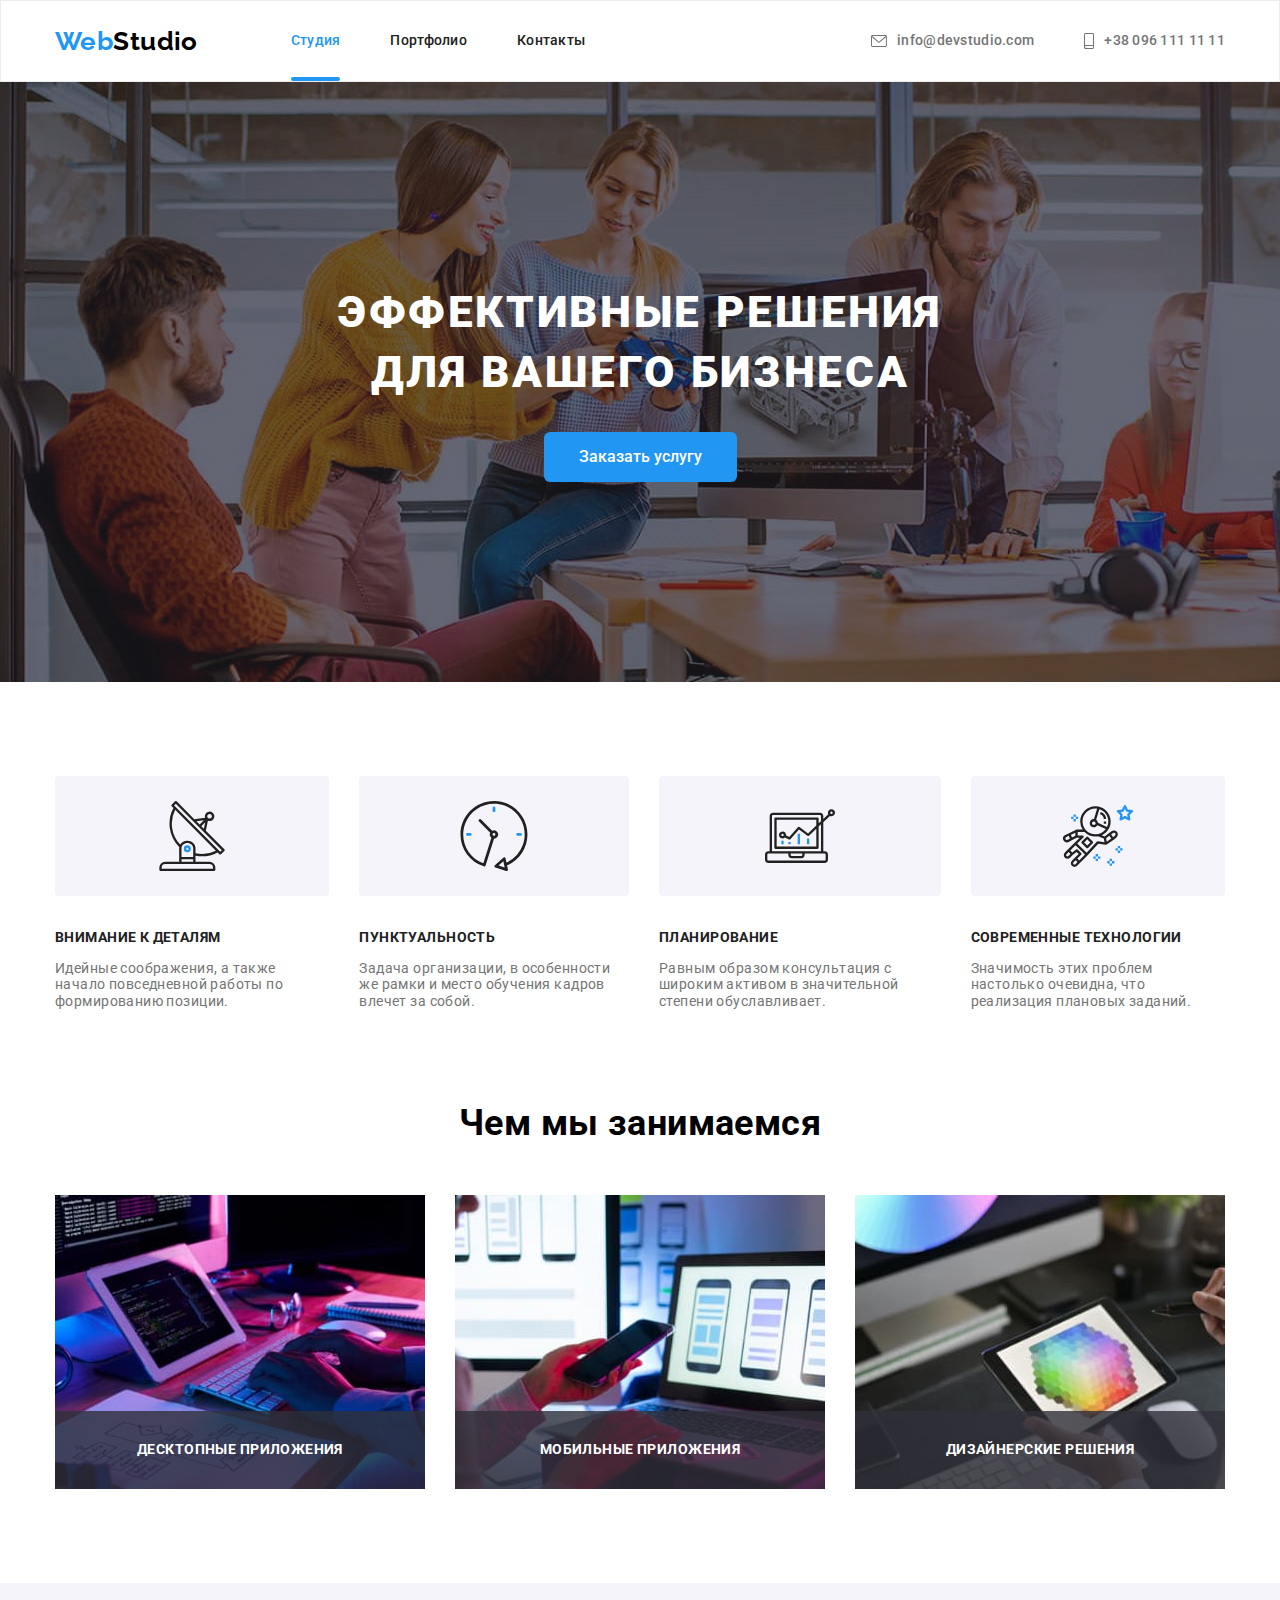
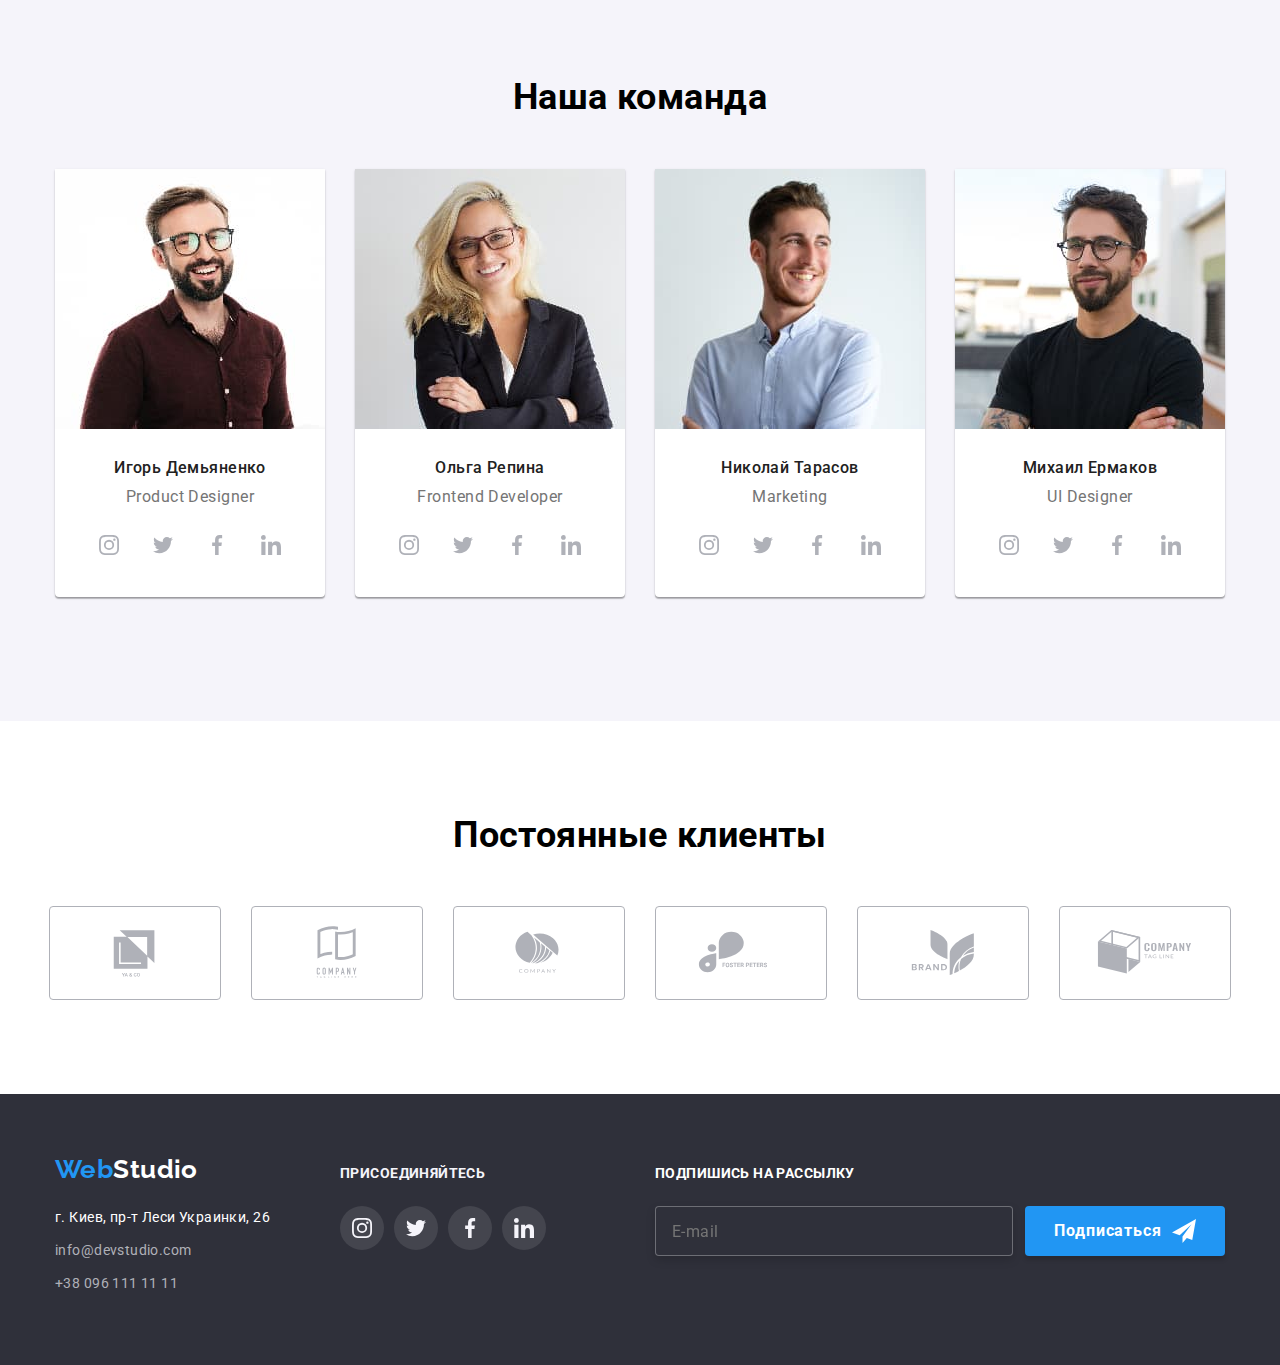
<file: index.html>
<!DOCTYPE html>
<html lang="ru">

<head>
    <meta charset="UTF-8">
    <meta http-equiv="X-UA-Compatible" content="IE=edge">
    <meta name="viewport" content="width=device-width, initial-scale=1.0">
    <title>goit-markup-hw-01</title>
    <!-- Сначала нормализатор -->
    <link rel="stylesheet"
        href="https://cdnjs.cloudflare.com/ajax/libs/modern-normalize/1.0.0/modern-normalize.min.css" />
    <!-- Потом ваши стили -->
    <link rel="preconnect" href="https://fonts.googleapis.com">
    <link rel="preconnect" href="https://fonts.gstatic.com" crossorigin>
    <link
        href="https://fonts.googleapis.com/css2?family=Raleway:wght@700&family=Roboto:wght@400;500;700;900&display=swap"
        rel="stylesheet">
    <link rel="stylesheet" href="./css/stylesheet.css" />
</head>

<body>

    <!-- Шапка сайта -->
    <header class="header">
        <div class="container main-nav">
            <nav class="nav-flex">
                <a href="./index.html" class="link logo">
                    Web<span class="logo-color">Studio</span>
                </a>
    
                <ul class="site-nav">
                    <li class="site-nav-item"><a href="./index.html" class="link site-nav-link current">Студия</a></li>
                    <li class="site-nav-item"><a href="./portfolio.html" class="link site-nav-link">Портфолио</a></li>
                    <li class="site-nav-item"><a href="" class="link site-nav-link">Контакты</a></li>
                </ul>

            </nav>
            <ul class="site-adr">
                <li class="site-adr-item"><a class="link site-adr-link" href="mailto:info@devstudio.com">
                        <svg class="site-adr-icon" width="16" height="12">
                            <use href="images/icons.svg#icon-envelop"></use>
                        </svg>
                        info@devstudio.com
                    </a></li>
                <li class="site-adr-item"><a class="link site-adr-link"
                        href="tel:+380961111111">
                        <svg class="site-adr-icon" width="10" height="16">
                            <use href="images/icons.svg#icon-smartphone"></use>
                        </svg>
                        +38 096 111 11 11
                    </a></li>

            </ul>
        </div>
    </header>
    <main>

        <!-- <div> -->
        <!-- Герой -->

        <section class="hero">
            <div class="container">
                <h1 class="hero-title">ЭФФЕКТИВНЫЕ РЕШЕНИЯ <br>ДЛЯ ВАШЕГО БИЗНЕСА</h1>
                <button data-modal-open type="button" class="button primary">Заказать услугу</button>
            </div>
        </section>
        <div data-modal class="backdrop is-hidden">
            <div class="modal">
                <button data-modal-close type="button" class="pointer backdrop-close-button">
                    <svg class="close-button-icon" width="18" height="18">
                        <use href="images/icons.svg#icon-buttonclose"></use>
                    </svg>
                </button>

                <form class="form">
                    <b class="modal-text">Оставьте свои данные, мы вам перезвоним</b>
                    <ul class="form-list">

                        <li class="form-item">
                            <label class="form-label" for="username">Имя</label>
                            <div class="icon-wrap">
                                <input class="modal-input" type="text" name="username" id="username">
                                <svg class="modal-icon" width="18" height="18">
                                    <use href="images/icons.svg#icon-modal-person"></use>
                                </svg>
                            </div>
                        </li>

                        <li class="form-item">
                            <label class="form-label" for="phone_number">Телефон</label>
                            <div class="icon-wrap">
                                <input class="modal-input" type="tel" name="phone_number" id="phone_number">
                                <svg class="modal-icon" width="18" height="18">
                                    <use href="images/icons.svg#icon-modal-phone"></use>
                                </svg>
                            </div>
                        </li>

                        <li class="form-item">
                            <label class="form-label" for="mail">Почта</label>
                            <div class="icon-wrap">
                                <input class="modal-input" type="email" name="mail" id="mail">
                                <svg class="modal-icon" width="18" height="18">
                                    <use href="images/icons.svg#icon-modal-email"></use>
                                </svg>
                            </div>
                        </li>

                        <li class="form-item">
                            <label class="form-label" for="comments"> Комментарий</label>
                            <textarea class="modal-textarea" placeholder="Введите текст" name="comment" id="comments"
                                rows="10"></textarea>
                        </li>
                    </ul>



                    <div class="eula">
                        <label for="eula" class="eula-field">
                            <input class="modal-checkbox" type="checkbox" name="eula" id="eula">
                            <span class="icon"></span>
                            Соглашаюсь с рассылкой и принимаю <a class="eula-link" href="#">Условия договора</a>
                        </label>
                    </div>

                    <button class="modal-send-button" type="submit">Отправить</button>

                </form>

            </div>

        </div>
        <!-- Характеристики -->

        <section class="section">
            <div class="container">
                <h2 class="visually-hidden">Секция</h2>
                <ul class="characteristics-list list">
                    <li class="out-specs">
                        <div class="icons">
                            <svg class="icons-icon">
                                <use href="images/icons.svg#icon-antenna"></use>
                            </svg>
                        </div>
                        <h3 class="title-sks">Внимание к деталям</h3>
                        <p class="paragraph-sks">Идейные соображения, а также начало повседневной работы по
                            формированию
                            позиции.</p>
                    </li>
                    <li class="out-specs">
                        <div class="icons">
                            <svg class="icons-icon">
                                <use href="images/icons.svg#icon-clock"></use>
                            </svg>
                        </div>
                        <h3 class="title-sks">Пунктуальность</h3>
                        <p class="paragraph-sks">Задача организации, в особенности же рамки и место обучения кадров
                            влечет
                            за собой.</p>
                    </li>
                    <li class="out-specs">
                        <div class="icons">
                            <svg class="icons-icon">
                                <use href="images/icons.svg#icon-diagram"></use>
                            </svg>
                        </div>
                        <h3 class="title-sks">Планирование</h3>
                        <p class="paragraph-sks">Равным образом консультация с широким активом в значительной
                            степени
                            обуславливает.</p>
                    </li>
                    <li class="out-specs">
                        <div class="icons">
                            <svg class="icons-icon">
                                <use href="images/icons.svg#icon-astronaut"></use>
                            </svg>
                        </div>
                        <h3 class="title-sks">Современные технологии</h3>
                        <p class="paragraph-sks">Значимость этих проблем настолько очевидна, что реализация плановых
                            заданий.</p>
                    </li>
                </ul>
            </div>
        </section>


        <!-- Специализация -->
        <section class="section spec-sec">
            <div class="container">
                <h2 class="section-title">Чем мы занимаемся</h2>
                <ul class="specialisation-list list">
                    <li class="spec-item">
                        <img src="./images/box1.jpg" alt="box1" width="370">
                        <h3 class="services-list-title">Десктопные приложения</h3>
                    </li>
                    <li class="spec-item">
                        <img src="./images/img2.jpg" alt="img2" width="370">
                        <h3 class="services-list-title">Мобильные приложения</h3>
                    </li>
                    <li class="spec-item">
                        <img src="./images/img3.jpg" alt="img3" width="370">
                        <h3 class="services-list-title">Дизайнерские решения</h3>
                    </li>
                </ul>
            </div>
        </section>

        <!-- Команда -->

        <section class="section par-sec">
            <div class="container">
                <h2 class="section-title">Наша команда</h2>
                <ul class="team-list list">
                    <li class="team-list-item"><img src="./images/face1.jpg" alt="face1" width="270">
                        <div class="team-list-description">
                            <h3 class="title">Игорь Демьяненко</h3>
                            <p class="paragraph">Product Designer</p>

                            <ul class="team-list-site list">
                                <li class="team-icon-item list">
                                    <a href="#" class="team-list-icon">
                                        <svg class="site-icon" width="20" height="20">
                                            <use href="images/icons.svg#icon-instagram"></use>
                                        </svg>
                                    </a>
                                </li>
                                <li class="team-icon-item list">
                                    <a href="#" class="team-list-icon">
                                        <svg class="site-icon" width="20" height="20">
                                            <use href="images/icons.svg#icon-twitter"></use>
                                        </svg>
                                    </a>
                                </li>
                                <li class="team-icon-item list">
                                    <a href="#" class="team-list-icon">
                                        <svg class="site-icon" width="20" height="20">
                                            <use href="images/icons.svg#icon-facebook"></use>
                                        </svg>
                                    </a>
                                </li>
                                <li class="team-icon-item list">
                                    <a href="#" class="team-list-icon">
                                        <svg class="site-icon" width="20" height="20">
                                            <use href="images/icons.svg#icon-linkedin"></use>
                                        </svg>
                                    </a>
                                </li>

                            </ul>

                        </div>
                    </li>
                    <li class="team-list-item"><img src="./images/face2.jpg" alt="face2" width="270">
                        <div class="team-list-description">
                            <h3 class="title">Ольга Репина</h3>
                            <p class="paragraph">Frontend Developer</p>
                            <ul class="team-list-site list">
                                <li class="team-icon-item list">
                                    <a href="#" class="team-list-icon">
                                        <svg class="site-icon" width="20" height="20">
                                            <use href="images/icons.svg#icon-instagram"></use>
                                        </svg>
                                    </a>
                                </li>
                                <li class="team-icon-item list">
                                    <a href=" #" class="team-list-icon">
                                        <svg class=" site-icon" width="20" height="20">
                                            <use href="images/icons.svg#icon-twitter"></use>
                                        </svg>
                                    </a>
                                </li>
                                <li class="team-icon-item list">
                                    <a href="#" class="team-list-icon">
                                        <svg class="site-icon" width="20" height="20">
                                            <use href="images/icons.svg#icon-facebook"></use>
                                        </svg>
                                    </a>
                                </li>
                                <li class="team-icon-item list">
                                    <a href="#" class="team-list-icon">
                                        <svg class="site-icon" width="20" height="20">
                                            <use href="images/icons.svg#icon-linkedin"></use>
                                        </svg>
                                    </a>
                                </li>

                            </ul>
                        </div>
                    </li>
                    <li class="team-list-item"><img src="./images/face3.jpg" alt="face3" width="270">
                        <div class="team-list-description">
                            <h3 class="title">Николай Тарасов</h3>
                            <p class="paragraph">Marketing</p>
                            <ul class="team-list-site list">
                                <li class="team-icon-item list">
                                    <a href="#" class="team-list-icon">
                                        <svg class="site-icon" width="20" height="20">
                                            <use href="images/icons.svg#icon-instagram"></use>
                                        </svg>
                                    </a>
                                </li>
                                <li class="team-icon-item list">
                                    <a href="#" class="team-list-icon">
                                        <svg class="site-icon" width="20" height="20">
                                            <use href="images/icons.svg#icon-twitter"></use>
                                        </svg>
                                    </a>
                                </li>
                                <li class="team-icon-item list">
                                    <a href=" #" class="team-list-icon">
                                        <svg class=" site-icon" width="20" height="20">
                                            <use href="images/icons.svg#icon-facebook"></use>
                                        </svg>
                                    </a>
                                </li>
                                <li class="team-icon-item list">
                                    <a href="#" class="team-list-icon">
                                        <svg class="site-icon" width="20" height="20">
                                            <use href="images/icons.svg#icon-linkedin"></use>
                                        </svg>
                                    </a>
                                </li>

                            </ul>
                        </div>
                    </li>
                    <li class="team-list-item"><img src="images/face4.jpg" alt="face4" width="270">
                        <div class="team-list-description">
                            <h3 class="title">Михаил Ермаков</h3>
                            <p class="paragraph">UI Designer</p>
                            <ul class="team-list-site list">
                                <li class="team-icon-item list">
                                    <a href="#" class="team-list-icon">
                                        <svg class="site-icon" width="20" height="20">
                                            <use href="images/icons.svg#icon-instagram"></use>
                                        </svg>
                                    </a>
                                </li>
                                <li class="team-icon-item list">
                                    <a href="#" class="team-list-icon">
                                        <svg class="site-icon" width="20" height="20">
                                            <use href="images/icons.svg#icon-twitter"></use>
                                        </svg>
                                    </a>
                                </li>
                                <li class="team-icon-item list">
                                    <a href="#" class="team-list-icon">
                                        <svg class="site-icon" width="20" height="20">
                                            <use href="images/icons.svg#icon-facebook"></use>
                                        </svg>
                                    </a>
                                </li>
                                <li class="team-icon-item list">
                                    <a href="#" class="team-list-icon">
                                        <svg class="site-icon" width="20" height="20">
                                            <use href="images/icons.svg#icon-linkedin"></use>
                                        </svg>
                                    </a>
                                </li>

                            </ul>
                        </div>
                    </li>
                </ul>
            </div>
        </section>

        <!-- </div> -->


        <section class="section">
            <div class="container">
                <h2 class="section-title"> Постоянные клиенты </h2>

                <ul class="client-section-list list">
                    <li class="client-list-item list">
                        <a href="#" class="client-link">
                            <svg class="client-icon" width="106" height="60">
                                <use href="images/icons.svg#icon-Logo1"></use>
                            </svg>
                        </a>
                    </li>
                    <li class="client-list-item list">
                        <a href="#" class="client-link">
                            <svg class="client-icon" width="106" height="60">
                                <use href="images/icons.svg#icon-Logo2"></use>
                            </svg>
                        </a>
                    </li>
                    <li class="client-list-item list">
                        <a href="#" class="client-link">
                            <svg class="client-icon" width="106" height="60">
                                <use href="images/icons.svg#icon-Logo3"></use>
                            </svg>
                        </a>
                    </li>
                    <li class="client-list-item list">
                        <a href="#" class="client-link">
                            <svg class="client-icon" width="106" height="60">
                                <use href="images/icons.svg#icon-Logo4"></use>
                            </svg>
                        </a>
                    </li>
                    <li class="client-list-item list">
                        <a href="#" class="client-link">
                            <svg class="client-icon" width="106" height="60">
                                <use href="images/icons.svg#icon-Logo5"></use>
                            </svg>
                        </a>
                    </li>
                    <li class="client-list-item list">
                        <a href="#" class="client-link">
                            <svg class="client-icon" width="106" height="60">
                                <use href="images/icons.svg#icon-Logo6"></use>
                            </svg>
                        </a>
                    </li>

                </ul>
            </div>

        </section>



    </main><!-- Футер -->
    <footer class="footer">
        <div class="container footer-container">
            <div>
                <a href="/" class="logo link">
                    <span class="other-logo-color">Web</span><span class="logo-second-color">Studio</span>
                </a>
                <address class="address">

                    <ul class="footer-adr list">

                        <li class="footer-item">
                            <p class="footer-address">г. Киев, пр-т Леси Украинки, 26</p>
                        </li>
                        <li class="footer-item"><a class="link address-list-item"
                                href="mailto:info@devstudio.com">info@devstudio.com</a>
                        </li>
                        <li class="footer-item"><a class="link address-list-item" href="tel:+380961111111">+38 096 111
                                11 11</a></li>
                    </ul>
                </address>
            </div>


            <div class="footer-icons">
                <b class="icons-list-name">Присоединяйтесь</b>

                <ul class="footer-icons-list list">

                    <li class="icons-list-item list">
                        <a href="" class="footer-icons-link">
                            <svg class="footer-icon" width="20" height="20">
                                <use href="images/icons.svg#icon-instagram"></use>
                            </svg>
                        </a>

                    </li>

                    <li class="icons-list-item list">
                        <a href="" class="footer-icons-link">
                            <svg class="footer-icon" width="20" height="20">
                                <use href="images/icons.svg#icon-twitter"></use>
                            </svg>
                        </a>

                    </li>
                    <li class="icons-list-item list">
                        <a href="" class="footer-icons-link">
                            <svg class="footer-icon" width="20" height="20">
                                <use href="images/icons.svg#icon-facebook"></use>
                            </svg>
                        </a>

                    </li>
                    <li class="icons-list-item list">
                        <a href="" class="footer-icons-link">
                            <svg class="footer-icon" width="20" height="20">
                                <use href="images/icons.svg#icon-linkedin"></use>
                            </svg>
                        </a>

                    </li>

                </ul>

            </div>
            <div class="footer-input-box">
                <b class="footer-bold-text">подпишись на рассылку</b>
                <form class="footer-form">
                    <input class="footer-input" type="email" name="email" placeholder="E-mail">
                    <button class="footer-submition-button" type="submit">
                        Подписаться
                        <svg class="send-button-icon" width="24" height="24">
                            <use href="images/icons.svg#icon-send">
                            </use>
                        </svg>
                    </button>
                </form>
            </div>

        </div>
    </footer>
    <!-- Вся твоя разметка, включая разметку модалки -->

    <!-- Ставим перед закрывающим тегом body -->
    <script src="js/modal.js"></script>
</body>

</html>
</file>
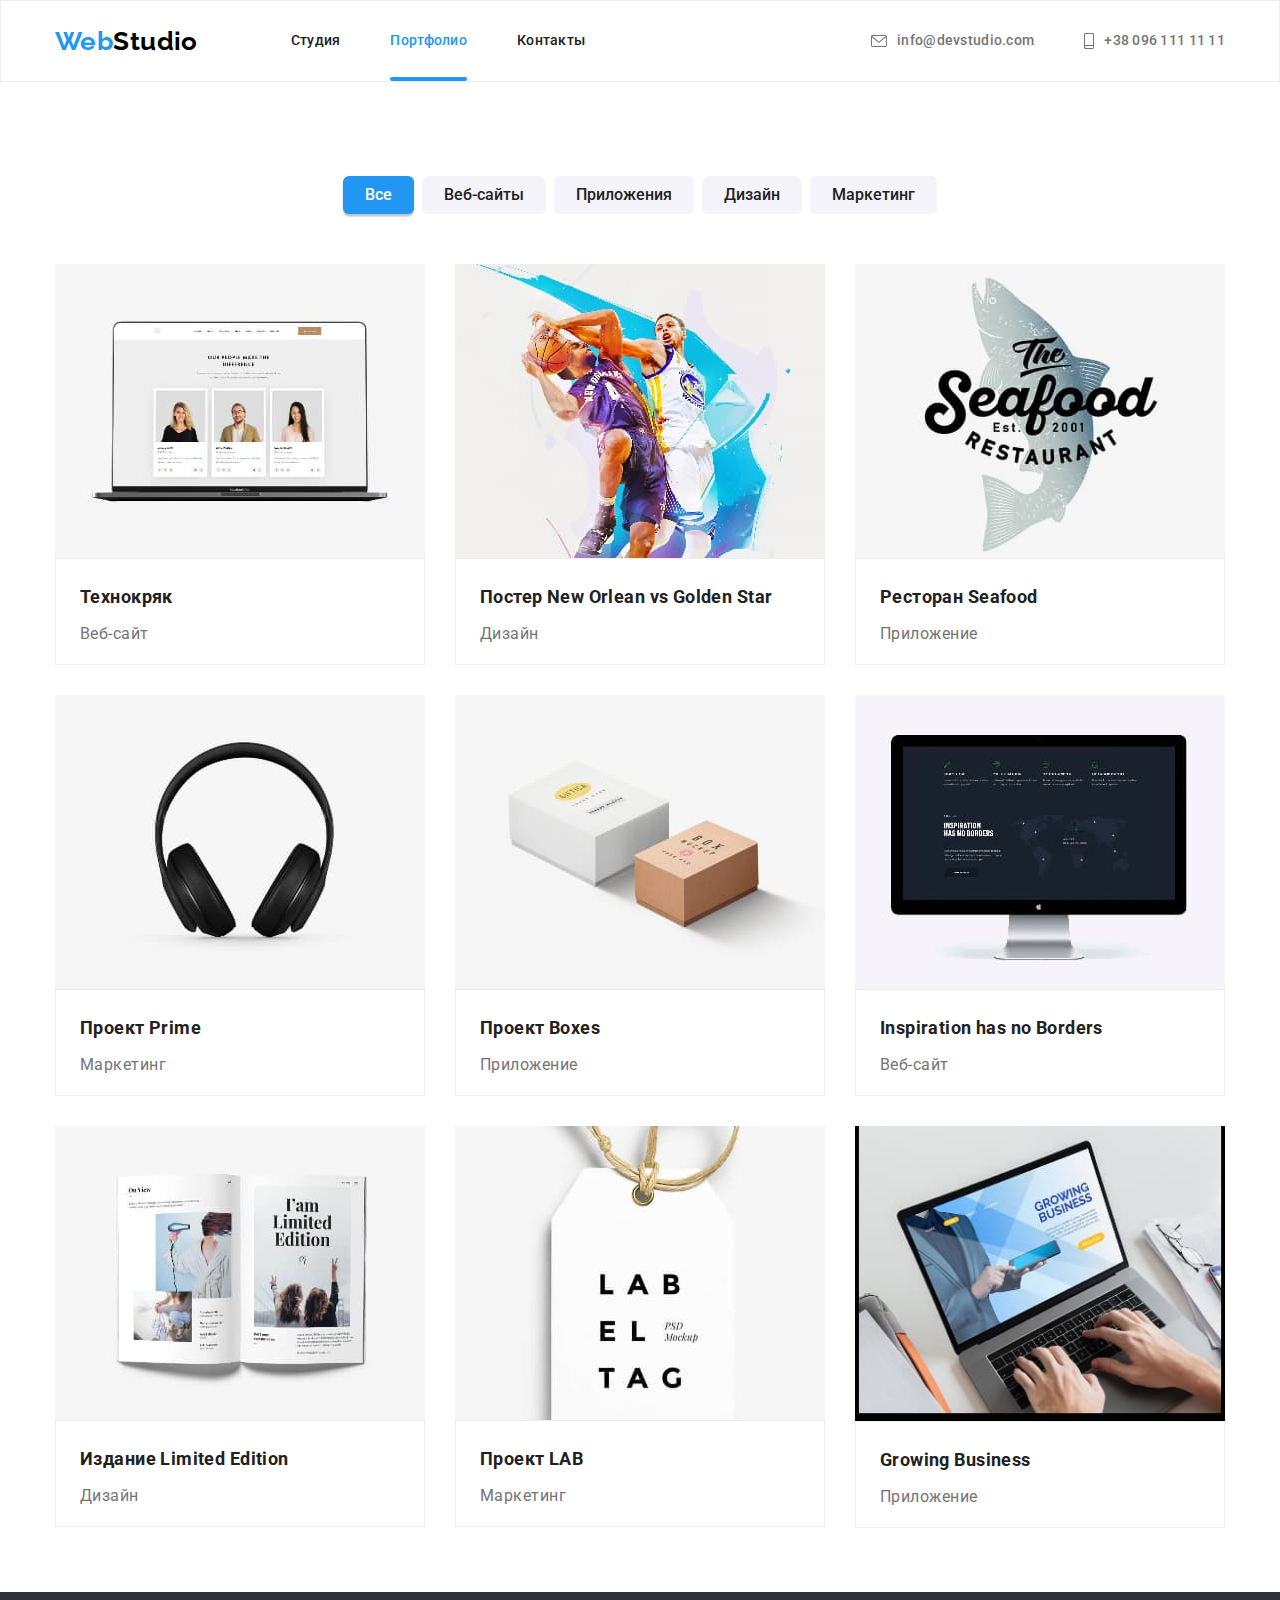
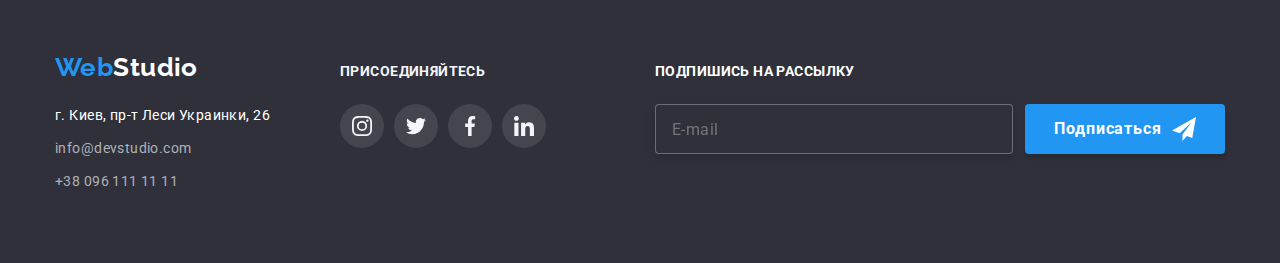
<file: portfolio.html>
<!DOCTYPE html>
<html lang="ru">

<head>
    <meta charset="UTF-8">
    <meta http-equiv="X-UA-Compatible" content="IE=edge">
    <meta name="viewport" content="width=device-width, initial-scale=1.0">
    <title>goit-markup-hw-01</title>
    <!-- Сначала нормализатор -->
    <link rel="stylesheet"
        href="https://cdnjs.cloudflare.com/ajax/libs/modern-normalize/1.0.0/modern-normalize.min.css" />
    <!-- Потом ваши стили -->
    <link rel="preconnect" href="https://fonts.googleapis.com">
    <link rel="preconnect" href="https://fonts.gstatic.com" crossorigin>
    <link
        href="https://fonts.googleapis.com/css2?family=Raleway:wght@700&family=Roboto:wght@400;500;700;900&display=swap"
        rel="stylesheet">
    <link rel="stylesheet" href="./css/stylesheet.css" />
</head>

<body>

    <!-- Шапка сайта -->
    <header class="header">
        <div class="container main-nav">
            <nav class="nav-flex">
                <a href="./index.html" class="link logo">
                    Web<span class="logo-color">Studio</span>
                </a>
    
                <ul class="site-nav">
                    <li class="site-nav-item"><a href="./index.html" 
                            class="link site-nav-link">Студия</a></li>
                    <li class="site-nav-item"><a href="./portfolio.html" 
                            class="link site-nav-link current">Портфолио</a>
                    </li>
                    <li class="site-nav-item"><a href="" class="link site-nav-link">Контакты</a></li>
                </ul>

            </nav>
            <ul class="site-adr">
                <li class="site-adr-item"><a class="link site-adr-link" href="mailto:info@devstudio.com">
                        <svg class="site-adr-icon" width="16" height="12">
                            <use href="images/icons.svg#icon-envelop"></use>
                        </svg>
                        info@devstudio.com
                    </a></li>
                <li class="site-adr-item"><a class="link site-adr-link"
                        href="tel:+380961111111">
                        <svg class="site-adr-icon" width="10" height="16">
                            <use href="images/icons.svg#icon-smartphone"></use>
                        </svg>
                        +38 096 111 11 11
                    </a></li>

            </ul>
        </div>
    </header>
    <main>

        <!-- Кнопки -->
        <section class="section">
            <div class="container">
                <ul class="por-sel list">
                    <li class="por-sel-item"><button type="button" 
                            class="portfolio-navigation button por-nav-cur">Все</button></li>
                    <li class="por-sel-item"><button type="button"
                            class="portfolio-navigation button">Веб-сайты</button></li>
                    <li class="por-sel-item"><button type="button"
                            class="portfolio-navigation button">Приложения</button></li>
                    <li class="por-sel-item"><button type="button" class="portfolio-navigation button">Дизайн</button>
                    </li>
                    <li class="por-sel-item"><button type="button"
                            class="portfolio-navigation button">Маркетинг</button></li>
                </ul>

                <!-- Команда -->

                <ul class="card-set list">
                    <li class="flex-element"><a href="" class="link portfolio-card">
                            <div class="gallery-overlay">
                                <img src="./images/pimg1.jpg" alt="portfolio1" width="370">
                                <p class="overlay-text">
                                    Технокряк это современная площадка распространения коронавируса. Компании используют
                                    эту
                                    платформу для цифрового
                                    шпионажа и атак на защищённые сервера конкурентов.
                                </p>
                            </div>

                            <div class="portfolio-text">
                                <h2 class="title-p">Технокряк</h2>
                                <p class="paragraph-p">Веб-сайт</p>
                            </div>
                        </a>
                    </li>
                    <li class="flex-element"><a href="" class="link portfolio-card">
                            <div class="gallery-overlay"><img src="./images/pimg2.jpg" alt="portfolio2" width="370">
                                <p class="overlay-text">
                                    Технокряк это современная площадка распространения коронавируса. Компании используют
                                    эту
                                    платформу для цифрового
                                    шпионажа и атак на защищённые сервера конкурентов.
                                </p>
                            </div>

                            <div class="portfolio-text">
                                <h2 class="title-p">Постер New Orlean vs Golden Star</h2>
                                <p class="paragraph-p">Дизайн</p>
                            </div>
                        </a>
                    </li>
                    <li class="flex-element"><a href="" class="link portfolio-card">
                            <div class="gallery-overlay"><img src="./images/pimg3.jpg" alt="portfolio2" width="370">
                                <p class="overlay-text">
                                    Технокряк это современная площадка распространения коронавируса. Компании используют
                                    эту
                                    платформу для цифрового
                                    шпионажа и атак на защищённые сервера конкурентов.
                                </p>
                            </div>

                            <div class="portfolio-text">
                                <h2 class="title-p">Ресторан Seafood</h2>
                                <p class="paragraph-p">Приложение</p>
                            </div>
                        </a>
                    </li>
                    <li class="flex-element"><a href="" class="link portfolio-card">
                            <div class="gallery-overlay"><img src="./images/pimg4.jpg" alt="portfolio3" width="370">
                                <p class="overlay-text">
                                    Технокряк это современная площадка распространения коронавируса. Компании используют
                                    эту
                                    платформу для цифрового
                                    шпионажа и атак на защищённые сервера конкурентов.
                                </p>
                            </div>

                            <div class="portfolio-text">
                                <h2 class="title-p">Проект Prime</h2>
                                <p class="paragraph-p">Маркетинг</p>
                            </div>
                        </a>
                    </li>
                    <li class="flex-element"><a href="" class="link portfolio-card">
                            <div class="gallery-overlay"><img src="./images/pimg5.jpg" alt="portfolio4" width="370">
                                <p class="overlay-text">
                                    Технокряк это современная площадка распространения коронавируса. Компании используют
                                    эту
                                    платформу для цифрового
                                    шпионажа и атак на защищённые сервера конкурентов.
                                </p>
                            </div>

                            <div class="portfolio-text">
                                <h2 class="title-p">Проект Boxes</h2>
                                <p class="paragraph-p">Приложение</p>
                            </div>
                        </a>
                    </li>
                    <li class="flex-element"><a href="" class="link portfolio-card">
                            <div class="gallery-overlay"><img src="./images/pimg6.jpg" alt="portfolio5" width="370">
                                <p class="overlay-text">
                                    Технокряк это современная площадка распространения коронавируса. Компании используют
                                    эту
                                    платформу для цифрового
                                    шпионажа и атак на защищённые сервера конкурентов.
                                </p>
                            </div>

                            <div class="portfolio-text">
                                <h2 class="title-p">Inspiration has no Borders</h2>
                                <p class="paragraph-p">Веб-сайт</p>
                            </div>
                        </a>
                    </li>
                    <li class="flex-element"><a href="" class="link portfolio-card">
                            <div class="gallery-overlay"><img src="./images/pimg7.jpg" alt="portfolio6" width="370">
                                <p class="overlay-text">
                                    Технокряк это современная площадка распространения коронавируса. Компании используют
                                    эту
                                    платформу для цифрового
                                    шпионажа и атак на защищённые сервера конкурентов.
                                </p>
                            </div>

                            <div class="portfolio-text">
                                <h2 class="title-p">Издание Limited Edition</h2>
                                <p class="paragraph-p">Дизайн</p>
                            </div>
                        </a>
                    </li>
                    <li class="flex-element"><a href="" class="link portfolio-card">
                            <div class="gallery-overlay"><img src="./images/pimg8.jpg" alt="portfolio7" width="370">
                                <p class="overlay-text">
                                    Технокряк это современная площадка распространения коронавируса. Компании используют
                                    эту
                                    платформу для цифрового
                                    шпионажа и атак на защищённые сервера конкурентов.
                                </p>
                            </div>

                            <div class="portfolio-text">
                                <h2 class="title-p">Проект LAB</h2>
                                <p class="paragraph-p">Маркетинг</p>
                            </div>
                        </a>
                    </li>
                    <li class="flex-element"><a href="" class="link portfolio-card">
                            <div class="gallery-overlay"><img src="./images/pimg9.jpg" alt="portfolio8" width="370">
                                <p class="overlay-text">
                                    Технокряк это современная площадка распространения коронавируса. Компании используют
                                    эту
                                    платформу для цифрового
                                    шпионажа и атак на защищённые сервера конкурентов.
                                </p>
                            </div>

                            <div class="portfolio-text">
                                <h2 class="title-p">Growing Business</h2>
                                <p class="paragraph-p">Приложение</p>
                            </div>
                        </a>
                    </li>
                </ul>
            </div>
        </section>


    </main><!-- Футер -->
    <footer class="footer">
        <div class="container footer-container">
            <div>
                <a href="/" class="logo link">
                    <span class="other-logo-color">Web</span><span class="logo-second-color">Studio</span>
                </a>
                <address class="address">

                    <ul class="footer-adr list">

                        <li class="footer-item">
                            <p class="footer-address">г. Киев, пр-т Леси Украинки, 26</p>
                        </li>
                        <li class="footer-item"><a class="link" href="mailto:info@devstudio.com">info@devstudio.com</a>
                        </li>
                        <li class="footer-item"><a class="link" href="tel:+380961111111">+38 096 111 11 11</a></li>
                    </ul>
                </address>
            </div>


            <div class="footer-icons">
                <b class="icons-list-name">Присоединяйтесь</b>

                <ul class="footer-icons-list">

                    <li class="icons-list-item list">
                        <a href="" class="footer-icons-link">
                            <svg class="footer-icon" width="20" height="20">
                                <use href="images/icons.svg#icon-instagram"></use>
                            </svg>
                        </a>

                    </li>

                    <li class="icons-list-item list">
                        <a href="" class="footer-icons-link">
                            <svg class="footer-icon" width="20" height="20">
                                <use href="images/icons.svg#icon-twitter"></use>
                            </svg>
                        </a>

                    </li>
                    <li class="icons-list-item list">
                        <a href="" class="footer-icons-link">
                            <svg class="footer-icon" width="20" height="20">
                                <use href="images/icons.svg#icon-facebook"></use>
                            </svg>
                        </a>

                    </li>
                    <li class="icons-list-item list">
                        <a href="" class="footer-icons-link">
                            <svg class="footer-icon" width="20" height="20">
                                <use href="images/icons.svg#icon-linkedin"></use>
                            </svg>
                        </a>

                    </li>

                </ul>

            </div>
            <div class="footer-input-box">
                <b class="footer-bold-text">подпишись на рассылку</b>
                <form class="footer-form">
                    <input class="footer-input" type="email" name="email" placeholder="E-mail">
                    <button class="footer-submition-button" type="submit">
                        Подписаться
                        <svg class="send-button-icon" width="24" height="24">
                            <use href="images/icons.svg#icon-send">
                            </use>
                        </svg>
                    </button>
                </form>
            </div>

        </div>
    </footer>
    <!-- Вся твоя разметка, включая разметку модалки -->

    <!-- Ставим перед закрывающим тегом body -->
    <script src="js/modal.js"></script>
</body>

</html>
</file>
<file: css/stylesheet.css>
:root {
  --primary-text-color: #212121;
  --title-text-color: #000000;
  --accent-color: #2196f3;
  --primary-white-color: #ffffff;
  --secondary-text-color: #757575;
  --hero-bakcground: #2f303a;
  --por-sel-background: #f5f4fa;
  --hero-background-color: #2f303a;
  --icons-color: #afb1b8;
  --main-transition: 250ms cubic-bezier(0.4, 0, 0.2, 1);
  --blue-hover: #188ce8;
}
body {
  background-color: var(--primary-white-color);
  color: var(--secondary-text-color);
  font-family: "Roboto", sans-serif;
  line-height: 1.71;
  letter-spacing: 0.03em;
  font-size: 14px;
}
.header {
  /* padding: 25px 0; */
  border: 1px solid #ececec;
}

.spec-item {
  position: relative;
  width: 370;
  margin-right: 30px;
  z-index: 1;
}
.out-specs {
  margin-right: 30px;
}
h1,
h2,
h3,
p {
  padding: 0;
  margin: 0;
}
img {
  max-width: 100%;
  height: auto;
  display: block;
}
ul {
  list-style: none;
  margin: 0;
  padding: 0;
}
.link {
  text-decoration: none;
}
.list {
  list-style: none;
  padding: 0;
  margin: 0;
  /* margin-right: 10px;  */
}
/* Logo */
.logo {
  color: var(--accent-color);
  font-family: "Raleway", sans-serif;
  font-weight: 700;
  font-size: 26px;
  line-height: 1.19;
}

.logo-color {
  color: #000000;
}
.other-logo-color {
  color: var(--accent-color);
}
/* Site nav */
.site-nav {
  display: flex;
  /* align-items: center; */
  margin-left: 93px;
}
.site-nav .item,
.site-adr .item {
  margin-right: 50px;
}
.site-nav .item:last-child,
.site-adr .item:last-child,
.characteristics-list .item:last-child,
.specialisation-list .item:last-child {
  margin-right: 0;
}

/* .site-nav .link {
  color: var(--title-text-color);
  font-weight: 500;
  font-size: 14px;
  line-height: 16px;
  text-decoration: none;
  display: block;
} */

.site-nav .link:hover,
.site-nav .link:focus {
  color: var(--accent-color);
}

.site-nav .link-current {
  color: var(--accent-color);
}
.main-nav,
.nav-flex {
  display: flex;
  align-items: center;
}
/* Site adr */
.site-adr {
  display: flex;
  margin-left: auto;
}

.site-adr-item:not(:last-child) {
  margin-right: 50px;
}
.site-adr-link {
  color: var(--secondary-text-color);
  font-weight: 500;
  line-height: 1.14;
  letter-spacing: 0.02em;
  /* text-decoration: none; */
  transition-property: color;
  transition-duration: 250ms;
  transition-timing-function: cubic-bezier(0.4, 0, 0.2, 1);
  display: flex;
  align-items: center;
}
.site-adr-link:hover,
.site-adr-link:focus {
  color: var(--accent-color);
}
.site-adr-link:hover .site-adr-icon,
.site-adr-link:focus .site-adr-icon {
  fill: var(--accent-color);
}
.site-adr-icon {
  margin-right: 10px;
  fill: var(--secondary-text-color);
  transition-property: fill;
  transition-duration: 250ms;
  transition-timing-function: cubic-bezier(0.4, 0, 0.2, 1);
}
.visually-hidden {
  position: absolute;
  clip: rect(0 0 0 0);
  width: 1px;
  height: 1px;
  margin: -1px;
  padding: 0;
  overflow: hidden;
  border: 0;
}

.site-adr .link-current {
  color: var(--accent-color);
  padding-top: 20px;
  padding-bottom: 20px;
  display: block;
}
/* Header container */
.container {
  width: 1200px;
  margin-left: auto;
  margin-right: auto;
  padding-left: 15px;
  padding-right: 15px;
}
.nav-flex {
  display: flex;
}

.adres-icon {
  margin-right: 10px;
  fill: var(--secondary-text-color);
  transition-property: fill;
  transition-duration: 250ms;
  transition-timing-function: cubic-bezier(0.4, 0, 0.2, 1);
}

.adres-link {
  display: flex;
  align-items: center;
  color: var(--secondary-text-color);
  font-weight: 500;
  line-height: 1.14;
  letter-spacing: 0.02em;
}

/* Hero */
.hero {
  background: var(--hero-background-color);
  text-align: center;
  padding: 200px 0;
  background-image: linear-gradient(
      to right,
      rgba(47, 48, 58, 0.4),
      rgba(47, 48, 58, 0.4)
    ),
    url(../images/hero.jpg);
  max-width: 1600px;
  margin-left: auto;
  margin-right: auto;
}

.hero-title {
  color: var(--primary-white-color);
  font-weight: 900;
  font-size: 44px;
  line-height: 60px;
  text-align: center;
  margin-bottom: 30px;
  letter-spacing: 0.06em;
}
.icons {
  display: flex;
  justify-content: center;
  background-color: #f5f4fa;
  border-radius: 4px;
  padding: 25px 0;
}

.icons-icon {
  width: 70px;
  height: 70px;
}
.team-icon-item:not(:last-child) {
  margin-right: 10px;
}
.team-list-site {
  display: flex;
  justify-content: center;
  margin-top: 16px;
}
.team-list-icon {
  display: flex;
  justify-content: center;

  align-items: center;
  width: 44px;
  height: 44px;
  border-radius: 50%;
  background-color: var(--primary-white-color);
  transition-property: background-color;
  transition-duration: 250ms;
  transition-timing-function: cubic-bezier(0.4, 0, 0.2, 1);
}
.team-list-icon:hover,
.team-list-icon:focus {
  background-color: var(--accent-color);
}
.team-list-icon:hover .site-icon,
.team-list-icon:focus .site-icon {
  fill: var(--primary-white-color);
}
.site-icon {
  fill: var(--icons-color);
  transition-property: fill;
  transition-duration: 250ms;
  transition-timing-function: cubic-bezier(0.4, 0, 0.2, 1);
}
/* Section */
.section {
  padding-top: 94px;
  padding-bottom: 94px;
}
.spec-sec {
  padding-top: 0;
}
.par-sec {
  background-color: var(--por-sel-background);
}
.section-title {
  color: var(--title-text-color);
  font-weight: bold;
  font-size: 36px;
  line-height: 1.16;
  text-align: center;
  margin-bottom: 50px;
}

/* characteristics (features) */
/* Examples (work)*/

.characteristics-list {
  display: flex;
  margin-right: -30px;
}
/*Чем мы занимаемся*/
/*Наша команда*/
.specialisation-list,
.team-list {
  display: flex;
  align-items: center;
  flex-wrap: wrap;
  margin-right: -30px;
  /* margin-bottom: -30px; */
}
.characteristics-list .title,
.specialisation-list .title {
  color: var(--title-text-color);
  font-weight: bold;
  font-size: 14px;
  line-height: 1.14;
  text-transform: uppercase;
}

.characteristics-list .link {
  color: var(--accent-color);
  font-size: 16px;
  line-height: 19px;
  text-align: center;
  letter-spacing: 0.03em;
  color: var(--primary-text-color);
}

.team-list-item {
  background: var(--primary-white-color);
  border-radius: 0px 0px 4px 4px;
  box-shadow: 0px 1px 3px rgb(0 0 0 / 12%), 0px 1px 1px rgb(0 0 0 / 14%),
    0px 2px 1px rgb(0 0 0 / 20%);
  flex-basis: calc(100% / 4 - 30px);
  margin-right: 30px;
  margin-bottom: 30px;
}
.team-list-description {
  padding: 30px 0;
}

/* Title */
.title {
  color: var(--primary-text-color);
  font-weight: 500;
  font-size: 16px;
  line-height: 1.18;
  text-align: center;
  margin-bottom: 10px;
}
.title-sks {
  color: var(--primary-text-color);
  font-weight: 700;
  font-size: 14px;
  line-height: 1.7;
  margin-bottom: 10px;
  text-transform: uppercase;
  margin-top: 30px;
}
.paragraph-sks {
  font-size: 14px;
  line-height: 1.18;
  letter-spacing: 0.03em;
  color: var(--secondary-text-color);
}
.title-p {
  color: var(--primary-text-color);
  font-weight: 700;
  font-size: 18px;
  line-height: 2;
  margin-bottom: 10px;
}
.paragraph-p {
  font-size: 16px;
  line-height: 1.18;
  letter-spacing: 0.03em;
  color: var(--secondary-text-color);
}
/* Paragraph */
.paragraph {
  font-size: 16px;
  line-height: 1.18;
  letter-spacing: 0.03em;
  color: var(--secondary-text-color);
  text-align: center;
}
/* Button */

.button {
  color: var(--title-text-color);
  background-color: var(--primary-white-color);
  font-size: 16px;
  font-weight: 500;
  line-height: 26px;
  text-decoration: none;
  cursor: pointer;
  border-radius: 6px;
  padding: 11px 34px;
  display: inline-block;
}
.button.primary {
  color: var(--primary-white-color);
  background-color: var(--accent-color);
  border: none;
  border: 1px solid transparent;
}

.button.secondary {
  color: var(--primary-text-color);
  background-color: var(--por-sel-background);
  border: none;
  border: 1px solid transparent;
}
/* address */
.address {
  font-style: normal;
  color: var(--primary-white-color);
  margin-top: 20px;
}
.address-list-item {
  color: var(--secondary-text-color);
}

.address-list-item:hover,
.address-list-item:focus {
  color: var(--accent-color);
}
.footer-item {
  margin-bottom: 9px;
}

/* por-sel */

.por-sel {
  display: flex;
  margin-bottom: 50px;
  justify-content: center;
}
.por-sel-item:not(:last-child) {
  margin-right: 8px;
}
.por-sel .link {
  color: var(--primary-white-color);
  font-weight: 500;
  font-size: 14px;
  line-height: 16px;
  text-decoration: none;
}
.por-sel .link:hover,
.por-sel .link:focus {
  color: var(--accent-color);
}

.por-sel .link-current {
  color: var(--accent-color);
}

.portfolio-navigation {
  border: transparent;
  color: var(--primary-text-color);
  background-color: var(--por-sel-background);
  padding: 6px 22px;
  transition-property: background-color, color, box-shadow, border-radius;
  transition-duration: 250ms;
  transition-timing-function: cubic-bezier(0.4, 0, 0.2, 1);
}

.portfolio-navigation:hover,
.portfolio-navigation:focus,
.por-nav-cur {
  background-color: var(--accent-color);
  color: var(--primary-white-color);
  box-shadow: 0px 3px 1px rgba(0, 0, 0, 0.1), 0px 1px 2px rgba(0, 0, 0, 0.08),
    0px 2px 2px rgba(0, 0, 0, 0.12);
}

.card-set {
  display: flex;
  flex-wrap: wrap;

  margin-right: -30px;
  margin-bottom: -30px;
}
.portfolio-card {
  display: block;
  transition-property: box-shadow;
  transition-duration: 250ms;
  transition-timing-function: cubic-bezier(0.4, 0, 0.2, 1);
}

.portfolio-card:hover,
.portfolio-card:focus {
  box-shadow: 0px 1px 1px rgba(0, 0, 0, 0.12), 0px 4px 4px rgba(0, 0, 0, 0.06),
    1px 4px 6px rgba(0, 0, 0, 0.16);
}
.portfolio-card:hover .overlay-text,
.portfolio-card:focus .overlay-text {
  opacity: 1;
  transform: translatey(0%);
}
.portfolio-text {
  padding: 20px 24px;
  border: 1px solid #eeeeee;
}
.flex-container {
  display: flex;
  flex-wrap: wrap;
  margin: -15px;
}
.flex-element {
  width: calc(100% / 3 - 30px);
  margin-right: 30px;
  margin-bottom: 30px;
}
.flex-element:nth-child(3n) {
  margin-right: 0;
}
.flex-element:nth-last-child(-n + 3) {
  margin-bottom: 0;
}
.client-section-list {
  display: flex;
  justify-content: center;
  align-items: center;
}
.client-list-item:not(:last-child) {
  margin-right: 30px;
}
.client-link {
  border: 1px solid #afb1b8;
  border-radius: 4px;
  padding: 16px 32px;
  display: flex;
  align-items: center;
  justify-content: center;
  transition-property: border-color;
  transition-duration: 250ms;
  transition-timing-function: cubic-bezier(0.4, 0, 0.2, 1);
}
.client-icon {
  fill: var(--icons-color);
  transition-property: fill;
  transition-duration: 250ms;
  transition-timing-function: cubic-bezier(0.4, 0, 0.2, 1);
}
.client-link:hover,
.client-link:focus {
  border-color: var(--accent-color);
}

.client-link:hover .client-icon,
.client-link:focus .client-icon {
  fill: var(--accent-color);
}
/* footer adr */
.footer-adr .link {
  color: var(--icons-color);
  font-size: 14px;
  line-height: 1.71;
  letter-spacing: 0.03em;
  text-decoration: none;
}
.footer {
  background: var(--hero-bakcground);
  padding-top: 60px;
  padding-bottom: 60px;
}
.footer-container {
  display: flex;
  align-items: baseline;
}
.footer-icons {
  margin-left: 70px;
}
.icons-list-name {
  color: var(--por-sel-background);
  text-transform: uppercase;
}
.footer-icons-list {
  display: flex;
  margin-top: 20px;
  margin-right: -10px;
}
.footer-icon {
  fill: var(--por-sel-background);
}
.footer-icons-link {
  display: flex;
  justify-content: center;
  align-items: center;
  width: 44px;
  height: 44px;
  background-color: #ffffff1a;
  border-radius: 50%;
  margin-right: 10px;
  transition-property: background-color;
  transition-duration: 250ms;
  transition-timing-function: cubic-bezier(0.4, 0, 0.2, 1);
}
.footer-icons-link:hover,
.footer-icons-link:focus {
  background-color: var(--accent-color);
}
.footer-adr .link-current {
  color: var(--accent-color);
}
/* .logo-color {
  color: var(--accent-color);
} */
.logo-second-color {
  color: var(--primary-white-color);
}
.gallery-overlay {
  position: relative;
  overflow: hidden;
}
.overlay-text {
  position: absolute;
  top: 0;
  left: 0;
  width: 100%;
  height: 100%;
  padding: 63px 24px;

  font-size: 18px;
  line-height: 1.56;

  background-color: #2196f3e6;
  /* border: 1px solid #000000; */
  color: var(--primary-white-color);

  transform: translatey(100%);
  transition: transform 250ms cubic-bezier(0.4, 0, 0.2, 1);
}
.services-list-title {
  position: absolute;
  bottom: 0;
  left: 0;
  width: 100%;
  padding-top: 27px;
  padding-bottom: 27px;

  font-size: inherit;
  font-weight: bold;
  text-align: center;
  text-transform: uppercase;
  color: var(--primary-white-color);
  background-color: rgba(47, 48, 58, 0.8);
}
.modal {
  position: absolute;
  top: 50%;
  left: 50%;
  transform: translate(-50%, -50%) scale(1);
  transition: 250ms cubic-bezier(0.4, 0, 0.2, 1);

  min-height: 581px;
  min-width: 528px;

  background-color: var(--primary-white-color);
  box-shadow: 0px 1px 3px rgba(0, 0, 0, 0.12), 0px 1px 1px rgba(0, 0, 0, 0.14),
    0px 2px 1px rgba(0, 0, 0, 0.2);
  border-radius: 4px;
}
.backdrop {
  position: fixed;
  top: 0;
  left: 0;
  width: 100%;
  height: 100%;
  background-color: #0000001a;

  transition: opacity 250ms cubic-bezier(0.4, 0, 0.2, 1);
  z-index: 2;
}
.is-hidden {
  opacity: 0;
  pointer-events: none;
  visibility: hidden;
}

.is-hidden .modal {
  transform: translate(-50%, -50%) scale(0.7);
}

.pointer {
  cursor: pointer;
}

.backdrop-close-button {
  position: absolute;
  top: 8px;
  right: 8px;
  /* margin-top: 8px;
  margin-right: 8px;
  background-repeat: no-repeat; */
  width: 30px;
  height: 30px;

  background-color: transparent;
  border-radius: 50%;
  /* border-color: #0000001a; */
  border: 1px solid rgba(0, 0, 0, 0.1);

}
.close-button-icon {
  transform: translate(-10%, 10%);
    transition-property: fill;
  transition-duration: 250ms;
  transition-timing-function: cubic-bezier(0.4, 0, 0.2, 1);
}
/* .backdrop-close-button::before {
  content: "";
  display: inline-block;
  width: 18px;
  height: 18px;
  transform: translate(-10%, 10%);
  background-image: url("../images/close-button.svg");
} */
.backdrop-close-button:hover .close-button-icon {
  fill: var(--accent-color);
}
.current::after {
  position: absolute;
  content: "";
  bottom: 0;
  left: 0;
  width: 100%;
  height: 4px;
  background-color: var(--accent-color);
  border-radius: 2px;
}
.site-nav-link {
  display: block;
  padding-top: 32px;
  padding-bottom: 32px;

  color: var(--primary-text-color);
  font-weight: 500;
  line-height: 1.14;
  letter-spacing: 0.02em;

  transition-property: color;
  transition-duration: 250ms;
  transition-timing-function: cubic-bezier(0.4, 0, 0.2, 1);
}
.site-nav-link:hover,
.site-nav-link:focus,
.current {
  color: var(--accent-color);
}
.site-nav-item {
  position: relative;
}

.site-nav-item + .site-nav-item {
  margin-left: 50px;
}
.footer-input-box {
  margin-left: auto;
}
.footer-bold-text {
  display: inline-block;
  color: var(--primary-white-color);
  text-transform: uppercase;
  margin-bottom: 20px;
}
.footer-form {
  display: flex;
}
.footer-input {
  width: 358px;
  height: 50px;
  padding-left: 16px;

  font-size: 16px;
  line-height: 1.25;
  letter-spacing: inherit;

  color: var(--primary-white-color);
  background-color: var(--hero-background-color);
  border: 1px solid rgba(255, 255, 255, 0.3);
  filter: drop-shadow(0px 4px 4px rgba(0, 0, 0, 0.15));
  border-radius: 4px;
}
.footer-submition-button {
  display: flex;
  justify-content: center;
  align-items: center;
  width: 200px;
  height: 50px;

  font-weight: 700;
  font-size: 16px;
  line-height: 1.87;
  letter-spacing: 0.06em;

  margin-left: 12px;

  background-color: var(--accent-color);
  color: var(--primary-white-color);
  box-shadow: 0px 4px 4px rgba(0, 0, 0, 0.15);
  border-radius: 4px;
  border-color: transparent;

  cursor: pointer;

  transition-property: background-color;
  transition-duration: 250ms;
  transition-timing-function: cubic-bezier(0.4, 0, 0.2, 1);
}
.send-button-icon {
  fill: var(--primary-white-color);
  margin-left: 10px;
}
.form {
  padding: 40px;
}
.modal-text {
  display: inline-block;
  font-size: 20px;
  line-height: 1.15;
  margin-bottom: 12px;
  /* margin-top: 40px; */

  color: var(--primary-text-color);
}
.form-list {
  margin-bottom: 20px;
}
.form-item {
  display: flex;
  flex-direction: column;

}
.form-item:not(:last-child) {
  margin-bottom: 10px;
}
.form-label {
  margin-bottom: 4px;
}
.icon-wrap {
  position: relative;
}
.modal-input {
  padding-left: 42px;
  border: 1px solid rgba(33, 33, 33, 0.2);
  border-radius: 4px;
  min-height: 40px;
  width: 448px;

  transition-property: border;
  transition-duration: 250ms;
  transition-timing-function: cubic-bezier(0.4, 0, 0.2, 1);
}
.modal-input:hover,
.modal-input:focus {
  border: 1px solid var(--accent-color);
  border-radius: 4px;
  outline: transparent;
}
.modal-icon {
  position: absolute;
  left: 12px;
  top: 50%;
  transform: translatey(-50%);

  transition-property: fill;
  transition-duration: 250ms;
  transition-timing-function: cubic-bezier(0.4, 0, 0.2, 1);
}
.modal-input:focus + .modal-icon {
  fill: var(--accent-color);
}
textarea {
  resize: none;
}
.modal-textarea {
  padding: 12px 16px;
  border: 1px solid rgba(33, 33, 33, 0.2);
  border-radius: 4px;
}
.modal-textarea:hover,
.modal-textarea:focus-within {
  border: 1px solid var(--accent-color);
  border-radius: 4px;
  outline: transparent;
}

.modal-textarea::placeholder {
  color: #75757580;
  line-height: 1.02;
}
.checkbox-vector {
  margin-right: 8px;
}

.icon {
  display: inline-block;
  width: 16px;
  height: 15px;
  border: 2px solid var(--title-text-color);
  border-radius: 2px;
  margin-right: 8px;

  transition-property: background-color;
  transition-duration: 250ms;
  transition-timing-function: cubic-bezier(0.4, 0, 0.2, 1);
}
.modal-checkbox {
  position: absolute;
  clip: rect(0 0 0 0);
  width: 1px;
  height: 1px;
  margin: -1px;
}

.modal-checkbox:checked + .icon {
  background-color: var(--accent-color);
  background-image: url('../images/icon-check.svg');
  background-size: contain;
  background-origin: border-box;
  border-color: var(--accent-color);
}
.eula {
  display: flex;
  align-items: center;
  justify-content: center;
  margin-right: auto;
  margin-left: auto;
}
.eula-link {
  color: var(--accent-color);
}

.eula-field {
  display: flex;
  align-items: center;
}
.modal-send-button {
  display: flex;
  align-items: center;
  justify-content: center;
  width: 200px;
  padding-top: 10px;
  padding-bottom: 10px;
  margin-right: auto;
  margin-left: auto;
  margin-top: 30px;
  /* margin-bottom: 40px; */

  font-weight: 700;
  font-size: 16px;
  line-height: 1.87;
  letter-spacing: 0.06em;

  color: var(--primary-white-color);
  background-color: var(--accent-color);
  box-shadow: 0px 4px 4px rgba(0, 0, 0, 0.15);
  border-radius: 4px;
  border-color: transparent;

  cursor: pointer;

  transition-property: background-color;
  transition-duration: 250ms;
  transition-timing-function: cubic-bezier(0.4, 0, 0.2, 1);
}

.modal-send-button:hover,
.modal-send-button:focus {
  background-color: var(--blue-hover);
  box-shadow: 0px 4px 4px rgba(0, 0, 0, 0.15);
  border-radius: 4px;
}
</file>
